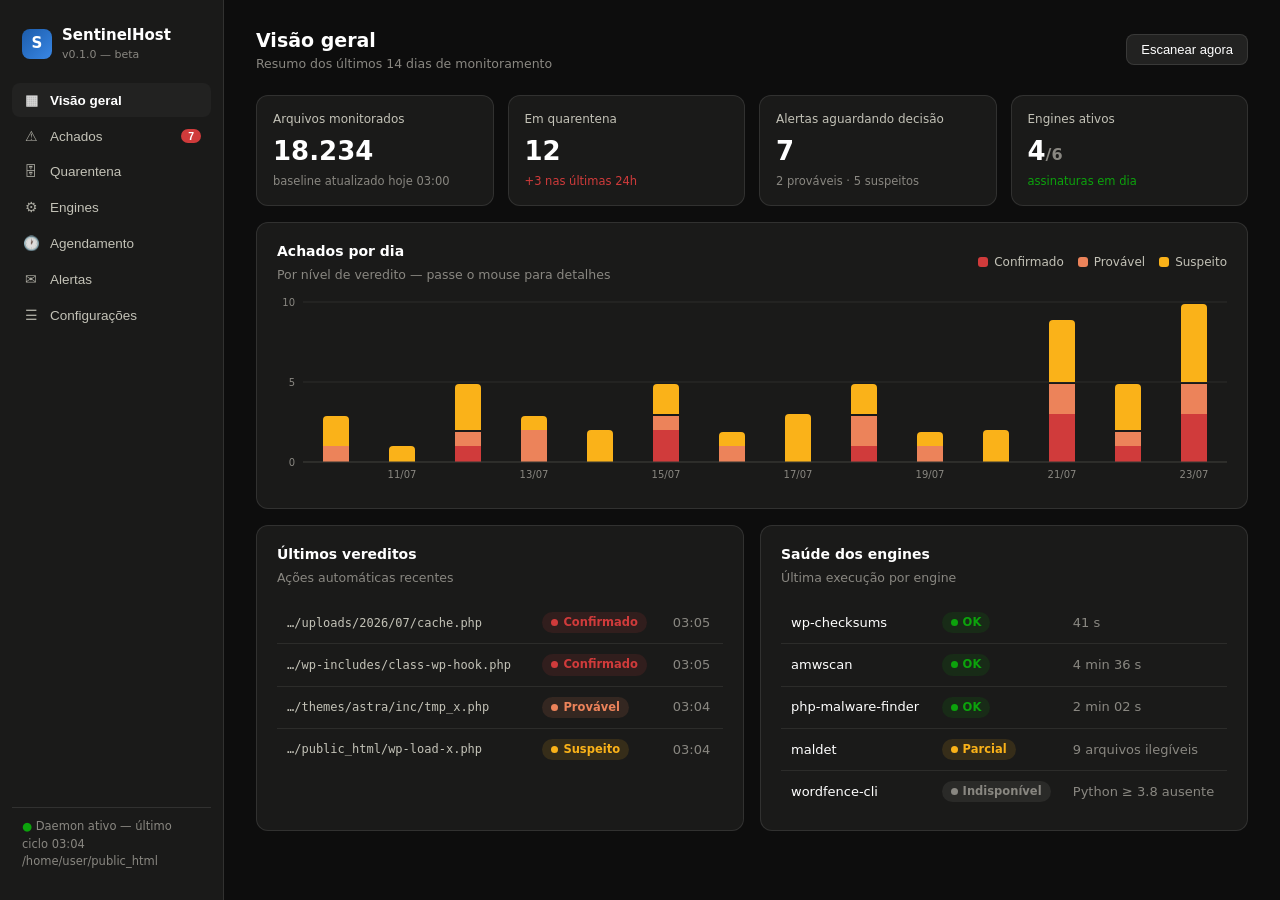
<file: docs/painel-mockup.html>
<!DOCTYPE html>
<html lang="pt-BR" data-theme="dark">
<head>
<meta charset="UTF-8">
<meta name="viewport" content="width=device-width, initial-scale=1.0">
<title>SentinelHost — Painel</title>
<style>
  :root[data-theme="dark"]{
    color-scheme: dark;
    --page:#0d0d0d; --surface:#1a1a19; --surface-2:#222221;
    --ink:#ffffff; --ink-2:#c3c2b7; --muted:#898781;
    --grid:#2c2c2a; --baseline:#383835; --ring:rgba(255,255,255,0.10);
    --accent:#3987e5;
    --st-good:#0ca30c; --st-warn:#fab219; --st-serious:#ec835a; --st-crit:#d03b3b;
  }
  *{box-sizing:border-box;margin:0;padding:0}
  body{font-family:system-ui,-apple-system,"Segoe UI",sans-serif;background:var(--page);color:var(--ink);font-size:14px;line-height:1.5}
  a{color:var(--accent);text-decoration:none}
  .app{display:grid;grid-template-columns:224px 1fr;min-height:100vh}

  /* ---------- sidebar ---------- */
  .side{background:var(--surface);border-right:1px solid var(--ring);padding:20px 12px;display:flex;flex-direction:column;gap:2px}
  .logo{display:flex;align-items:center;gap:10px;padding:4px 10px 18px}
  .logo-mark{width:30px;height:30px;border-radius:8px;background:linear-gradient(135deg,#1c5cab,#3987e5);display:grid;place-items:center;font-weight:700;font-size:15px}
  .logo b{font-size:15px}
  .logo small{display:block;color:var(--muted);font-size:11px;font-weight:400}
  .nav-btn{display:flex;align-items:center;gap:10px;width:100%;text-align:left;background:none;border:0;color:var(--ink-2);padding:9px 10px;border-radius:8px;font-size:13.5px;cursor:pointer}
  .nav-btn:hover{background:var(--surface-2)}
  .nav-btn.active{background:var(--surface-2);color:var(--ink);font-weight:600}
  .nav-btn .ico{width:18px;text-align:center;opacity:.85}
  .nav-btn .pill{margin-left:auto;background:var(--st-crit);color:#fff;font-size:10.5px;font-weight:700;border-radius:99px;padding:1px 7px}
  .side-foot{margin-top:auto;padding:10px;color:var(--muted);font-size:11.5px;border-top:1px solid var(--ring)}
  .side-foot .dot{color:var(--st-good)}

  /* ---------- main ---------- */
  main{padding:26px 32px;max-width:1120px}
  header.page{display:flex;align-items:center;gap:14px;margin-bottom:22px}
  header.page h1{font-size:19px;font-weight:650}
  header.page p{color:var(--muted);font-size:12.5px}
  .spacer{flex:1}
  .btn{background:var(--surface-2);border:1px solid var(--ring);color:var(--ink);padding:7px 14px;border-radius:8px;font-size:13px;cursor:pointer}
  .btn:hover{border-color:var(--muted)}
  .btn.primary{background:var(--accent);border-color:transparent;color:#fff;font-weight:600}
  .btn.danger{color:var(--st-crit)}
  .btn.sm{padding:4px 10px;font-size:12px}
  section.tab{display:none}
  section.tab.active{display:block}
  .card{background:var(--surface);border:1px solid var(--ring);border-radius:12px;padding:18px 20px;margin-bottom:16px}
  .card h2{font-size:14px;font-weight:650;margin-bottom:4px}
  .card .sub{color:var(--muted);font-size:12.5px;margin-bottom:14px}
  .grid-4{display:grid;grid-template-columns:repeat(4,1fr);gap:14px;margin-bottom:16px}
  .grid-2{display:grid;grid-template-columns:1fr 1fr;gap:16px}

  /* stat tiles */
  .tile{background:var(--surface);border:1px solid var(--ring);border-radius:12px;padding:14px 16px}
  .tile .lbl{color:var(--ink-2);font-size:12px;display:flex;align-items:center;gap:6px}
  .tile .val{font-size:26px;font-weight:650;margin-top:4px}
  .tile .delta{font-size:11.5px;color:var(--muted);margin-top:2px}
  .tile .delta.up{color:var(--st-good)}
  .tile .delta.bad{color:var(--st-crit)}

  /* badges */
  .badge{display:inline-flex;align-items:center;gap:5px;font-size:11.5px;font-weight:600;border-radius:99px;padding:2px 9px}
  .badge::before{content:"";width:7px;height:7px;border-radius:99px;background:currentColor}
  .b-crit{color:var(--st-crit);background:rgba(208,59,59,.12)}
  .b-serious{color:var(--st-serious);background:rgba(236,131,90,.12)}
  .b-warn{color:var(--st-warn);background:rgba(250,178,25,.12)}
  .b-good{color:var(--st-good);background:rgba(12,163,12,.12)}
  .b-muted{color:var(--muted);background:rgba(137,135,129,.15)}

  /* tables */
  table{width:100%;border-collapse:collapse;font-size:13px}
  th{color:var(--muted);font-weight:600;text-align:left;font-size:11.5px;text-transform:uppercase;letter-spacing:.04em;padding:8px 10px;border-bottom:1px solid var(--grid)}
  td{padding:10px;border-bottom:1px solid var(--grid);vertical-align:middle}
  tr:last-child td{border-bottom:0}
  tr.row:hover td{background:var(--surface-2)}
  td.path{font-family:ui-monospace,Menlo,Consolas,monospace;font-size:12px;color:var(--ink-2);max-width:340px;overflow:hidden;text-overflow:ellipsis;white-space:nowrap}
  .votes{display:flex;gap:4px;flex-wrap:wrap}
  .vote{font-size:10.5px;font-family:ui-monospace,monospace;background:var(--surface-2);border:1px solid var(--ring);border-radius:5px;padding:1px 6px;color:var(--ink-2)}
  .num{font-variant-numeric:tabular-nums}

  /* forms */
  label.f{display:block;font-size:12.5px;color:var(--ink-2);font-weight:600;margin:12px 0 5px}
  input[type=text],input[type=email],input[type=password],input[type=number],select,textarea{
    width:100%;background:var(--page);border:1px solid var(--ring);border-radius:8px;color:var(--ink);
    padding:8px 10px;font-size:13px;font-family:inherit}
  input:focus,select:focus,textarea:focus{outline:2px solid var(--accent);outline-offset:-1px}
  .row2{display:grid;grid-template-columns:1fr 1fr;gap:12px}
  .row3{display:grid;grid-template-columns:2fr 1fr 1fr;gap:12px}
  .hint{color:var(--muted);font-size:11.5px;margin-top:4px}
  .chks{display:flex;gap:16px;flex-wrap:wrap;margin-top:6px}
  .chks label{display:flex;align-items:center;gap:6px;font-size:13px;color:var(--ink-2);font-weight:400}

  /* toggle */
  .tgl{position:relative;width:36px;height:20px;flex:none}
  .tgl input{opacity:0;width:0;height:0}
  .tgl i{position:absolute;inset:0;background:var(--baseline);border-radius:99px;transition:.15s;cursor:pointer}
  .tgl i::after{content:"";position:absolute;left:2px;top:2px;width:16px;height:16px;border-radius:99px;background:#fff;transition:.15s}
  .tgl input:checked + i{background:var(--st-good)}
  .tgl input:checked + i::after{left:18px}

  /* engine cards */
  .eng{display:flex;gap:14px;align-items:flex-start;border:1px solid var(--ring);border-radius:12px;padding:14px 16px;background:var(--surface);margin-bottom:12px}
  .eng .eico{width:38px;height:38px;border-radius:9px;background:var(--surface-2);display:grid;place-items:center;font-size:17px;flex:none}
  .eng h3{font-size:13.5px}
  .eng .meta{color:var(--muted);font-size:11.5px;margin-top:2px}
  .eng .weight{display:flex;align-items:center;gap:8px;margin-left:auto;flex:none}
  .eng .weight input{width:64px}

  /* chart */
  .viz-root{--surface-1:var(--surface)}
  .chart-head{display:flex;align-items:center;margin-bottom:10px}
  .legend{display:flex;gap:14px;margin-left:auto;font-size:12px;color:var(--ink-2)}
  .legend span{display:flex;align-items:center;gap:6px}
  .legend i{width:10px;height:10px;border-radius:3px;display:inline-block}
  .tooltip{position:fixed;pointer-events:none;background:var(--surface-2);border:1px solid var(--ring);border-radius:8px;padding:8px 10px;font-size:12px;box-shadow:0 4px 14px rgba(0,0,0,.4);display:none;z-index:10;min-width:150px}
  .tooltip b{font-size:12px}
  .tooltip .tr{display:flex;gap:8px;align-items:center;margin-top:3px;color:var(--ink-2)}
  .tooltip .tr i{width:8px;height:8px;border-radius:2px}
  .tooltip .tr .num{margin-left:auto;color:var(--ink)}

  .toast{position:fixed;bottom:22px;right:22px;background:var(--surface-2);border:1px solid var(--ring);border-left:3px solid var(--st-good);border-radius:10px;padding:12px 16px;font-size:13px;display:none;box-shadow:0 6px 20px rgba(0,0,0,.45);z-index:20}
  .mono{font-family:ui-monospace,Menlo,Consolas,monospace;font-size:12px}
  .sep{border:0;border-top:1px solid var(--grid);margin:16px 0}
  .slider-row{display:grid;grid-template-columns:150px 1fr 52px;gap:12px;align-items:center;margin:10px 0}
  .slider-row .sl-lbl{font-size:12.5px;color:var(--ink-2)}
  input[type=range]{accent-color:var(--accent);width:100%}
</style>
</head>
<body>
<div class="app">

  <!-- ============ SIDEBAR ============ -->
  <aside class="side">
    <div class="logo">
      <div class="logo-mark">S</div>
      <div><b>SentinelHost</b><small>v0.1.0 — beta</small></div>
    </div>
    <button class="nav-btn active" data-tab="dash"><span class="ico">▦</span> Visão geral</button>
    <button class="nav-btn" data-tab="findings"><span class="ico">⚠</span> Achados <span class="pill">7</span></button>
    <button class="nav-btn" data-tab="quarantine"><span class="ico">🗄</span> Quarentena</button>
    <button class="nav-btn" data-tab="engines"><span class="ico">⚙</span> Engines</button>
    <button class="nav-btn" data-tab="schedule"><span class="ico">🕐</span> Agendamento</button>
    <button class="nav-btn" data-tab="alerts"><span class="ico">✉</span> Alertas</button>
    <button class="nav-btn" data-tab="settings"><span class="ico">☰</span> Configurações</button>
    <div class="side-foot"><span class="dot">●</span> Daemon ativo — último ciclo 03:04<br>/home/user/public_html</div>
  </aside>

  <main>

  <!-- ============ VISÃO GERAL ============ -->
  <section class="tab active" id="tab-dash">
    <header class="page">
      <div><h1>Visão geral</h1><p>Resumo dos últimos 14 dias de monitoramento</p></div>
      <div class="spacer"></div>
      <button class="btn" onclick="toast('Scan completo agendado para iniciar em instantes.')">Escanear agora</button>
    </header>

    <div class="grid-4">
      <div class="tile"><div class="lbl">Arquivos monitorados</div><div class="val num">18.234</div><div class="delta">baseline atualizado hoje 03:00</div></div>
      <div class="tile"><div class="lbl">Em quarentena</div><div class="val num">12</div><div class="delta bad">+3 nas últimas 24h</div></div>
      <div class="tile"><div class="lbl">Alertas aguardando decisão</div><div class="val num">7</div><div class="delta">2 prováveis · 5 suspeitos</div></div>
      <div class="tile"><div class="lbl">Engines ativos</div><div class="val num">4<span style="color:var(--muted);font-size:16px">/6</span></div><div class="delta up">assinaturas em dia</div></div>
    </div>

    <div class="card viz-root">
      <div class="chart-head">
        <div><h2>Achados por dia</h2><div class="sub" style="margin:0">Por nível de veredito — passe o mouse para detalhes</div></div>
        <div class="legend">
          <span><i style="background:var(--st-crit)"></i> Confirmado</span>
          <span><i style="background:var(--st-serious)"></i> Provável</span>
          <span><i style="background:var(--st-warn)"></i> Suspeito</span>
        </div>
      </div>
      <svg id="chart" width="100%" height="190" role="img" aria-label="Gráfico de barras empilhadas de achados por dia nos últimos 14 dias"></svg>
    </div>

    <div class="grid-2">
      <div class="card">
        <h2>Últimos vereditos</h2><div class="sub">Ações automáticas recentes</div>
        <table>
          <tr class="row"><td class="path">…/uploads/2026/07/cache.php</td><td><span class="badge b-crit">Confirmado</span></td><td class="num" style="color:var(--muted)">03:05</td></tr>
          <tr class="row"><td class="path">…/wp-includes/class-wp-hook.php</td><td><span class="badge b-crit">Confirmado</span></td><td class="num" style="color:var(--muted)">03:05</td></tr>
          <tr class="row"><td class="path">…/themes/astra/inc/tmp_x.php</td><td><span class="badge b-serious">Provável</span></td><td class="num" style="color:var(--muted)">03:04</td></tr>
          <tr class="row"><td class="path">…/public_html/wp-load-x.php</td><td><span class="badge b-warn">Suspeito</span></td><td class="num" style="color:var(--muted)">03:04</td></tr>
        </table>
      </div>
      <div class="card">
        <h2>Saúde dos engines</h2><div class="sub">Última execução por engine</div>
        <table>
          <tr class="row"><td>wp-checksums</td><td><span class="badge b-good">OK</span></td><td class="num" style="color:var(--muted)">41 s</td></tr>
          <tr class="row"><td>amwscan</td><td><span class="badge b-good">OK</span></td><td class="num" style="color:var(--muted)">4 min 36 s</td></tr>
          <tr class="row"><td>php-malware-finder</td><td><span class="badge b-good">OK</span></td><td class="num" style="color:var(--muted)">2 min 02 s</td></tr>
          <tr class="row"><td>maldet</td><td><span class="badge b-warn">Parcial</span></td><td class="num" style="color:var(--muted)">9 arquivos ilegíveis</td></tr>
          <tr class="row"><td>wordfence-cli</td><td><span class="badge b-muted">Indisponível</span></td><td class="num" style="color:var(--muted)">Python ≥ 3.8 ausente</td></tr>
        </table>
      </div>
    </div>
  </section>

  <!-- ============ ACHADOS ============ -->
  <section class="tab" id="tab-findings">
    <header class="page">
      <div><h1>Achados</h1><p>Arquivos apontados pelos engines aguardando sua decisão ou já tratados</p></div>
      <div class="spacer"></div>
      <select style="width:170px"><option>Todos os níveis</option><option>Confirmado</option><option>Provável</option><option>Suspeito</option></select>
    </header>
    <div class="card">
      <table>
        <thead><tr><th>Arquivo</th><th>Veredito</th><th>Score</th><th>Votos dos engines</th><th>Ações</th></tr></thead>
        <tr class="row">
          <td class="path" title="/home/user/public_html/wp-content/uploads/2026/07/cache.php">…/uploads/2026/07/cache.php</td>
          <td><span class="badge b-crit">Confirmado</span></td><td class="num">0,93</td>
          <td><div class="votes"><span class="vote">maldet</span><span class="vote">pmf</span><span class="vote">wp-checksums</span></div></td>
          <td><span class="badge b-muted">Em quarentena</span></td>
        </tr>
        <tr class="row">
          <td class="path">…/themes/astra/inc/tmp_x.php</td>
          <td><span class="badge b-serious">Provável</span></td><td class="num">0,74</td>
          <td><div class="votes"><span class="vote">pmf</span><span class="vote">amwscan</span></div></td>
          <td><button class="btn sm" onclick="toast('Arquivo movido para a quarentena.')">Quarentenar</button>
              <button class="btn sm" onclick="toast('Arquivo adicionado à whitelist.')">Ignorar</button></td>
        </tr>
        <tr class="row">
          <td class="path">…/public_html/wp-load-x.php</td>
          <td><span class="badge b-serious">Provável</span></td><td class="num">0,68</td>
          <td><div class="votes"><span class="vote">amwscan</span><span class="vote">maldet</span></div></td>
          <td><button class="btn sm" onclick="toast('Arquivo movido para a quarentena.')">Quarentenar</button>
              <button class="btn sm" onclick="toast('Arquivo adicionado à whitelist.')">Ignorar</button></td>
        </tr>
        <tr class="row">
          <td class="path">…/uploads/gravity_forms/export.php</td>
          <td><span class="badge b-warn">Suspeito</span></td><td class="num">0,41</td>
          <td><div class="votes"><span class="vote">amwscan</span></div></td>
          <td><button class="btn sm" onclick="toast('Arquivo movido para a quarentena.')">Quarentenar</button>
              <button class="btn sm" onclick="toast('Arquivo adicionado à whitelist.')">Ignorar</button></td>
        </tr>
        <tr class="row">
          <td class="path">…/cgi-bin/.well-known/x.php</td>
          <td><span class="badge b-warn">Suspeito</span></td><td class="num">0,38</td>
          <td><div class="votes"><span class="vote">pmf</span></div></td>
          <td><button class="btn sm" onclick="toast('Arquivo movido para a quarentena.')">Quarentenar</button>
              <button class="btn sm" onclick="toast('Arquivo adicionado à whitelist.')">Ignorar</button></td>
        </tr>
      </table>
      <p class="hint" style="margin-top:10px">Clique numa linha para ver o trecho de código detectado, hashes e histórico do arquivo. Votos: <span class="mono">pmf</span> = php-malware-finder.</p>
    </div>
  </section>

  <!-- ============ QUARENTENA ============ -->
  <section class="tab" id="tab-quarantine">
    <header class="page">
      <div><h1>Quarentena</h1><p>Arquivos neutralizados (movidos e bloqueados) — restauráveis a qualquer momento</p></div>
      <div class="spacer"></div>
      <button class="btn danger" onclick="toast('Itens com mais de 30 dias purgados.')">Purgar antigos</button>
    </header>
    <div class="card">
      <table>
        <thead><tr><th>Arquivo original</th><th>Quarentenado em</th><th>Motivo</th><th>SHA-256</th><th>Ações</th></tr></thead>
        <tr class="row"><td class="path">…/uploads/2026/07/cache.php</td><td class="num">23/07 03:05</td><td><span class="badge b-crit">Webshell</span></td><td class="mono">e3b0c4…b855</td>
          <td><button class="btn sm" onclick="toast('Arquivo restaurado ao local original.')">Restaurar</button> <button class="btn sm danger" onclick="toast('Arquivo apagado definitivamente.')">Apagar</button></td></tr>
        <tr class="row"><td class="path">…/wp-includes/class-wp-hook.php</td><td class="num">23/07 03:05</td><td><span class="badge b-crit">Core adulterado</span></td><td class="mono">a1f39c…07d2</td>
          <td><button class="btn sm" onclick="toast('Arquivo restaurado ao local original.')">Restaurar</button> <button class="btn sm danger" onclick="toast('Arquivo apagado definitivamente.')">Apagar</button></td></tr>
        <tr class="row"><td class="path">…/uploads/sm3rt.php</td><td class="num">21/07 14:12</td><td><span class="badge b-crit">Injeção de spam</span></td><td class="mono">77bd01…9cc4</td>
          <td><button class="btn sm" onclick="toast('Arquivo restaurado ao local original.')">Restaurar</button> <button class="btn sm danger" onclick="toast('Arquivo apagado definitivamente.')">Apagar</button></td></tr>
      </table>
      <p class="hint" style="margin-top:10px">Ao quarentenar um arquivo do core do WordPress, o SentinelHost oferece restaurar a versão oficial limpa baixada do WordPress.org.</p>
    </div>
  </section>

  <!-- ============ ENGINES ============ -->
  <section class="tab" id="tab-engines">
    <header class="page">
      <div><h1>Engines</h1><p>Motores de detecção open source orquestrados pelo SentinelHost</p></div>
      <div class="spacer"></div>
      <button class="btn" onclick="toast('Assinaturas de todos os engines atualizadas.')">Atualizar assinaturas</button>
    </header>

    <div class="eng"><div class="eico">🧬</div>
      <div><h3>wp-checksums <span class="badge b-good" style="margin-left:6px">Ativo</span></h3>
        <div class="meta">Integridade via checksums oficiais do WordPress.org · nativo · peso máximo no consenso</div></div>
      <div class="weight"><span class="hint">Peso</span><input type="number" value="1.5" step="0.1" min="0" max="2"><label class="tgl"><input type="checkbox" checked><i></i></label></div>
    </div>
    <div class="eng"><div class="eico">🔎</div>
      <div><h3>php-malware-finder <span class="badge b-good" style="margin-left:6px">Ativo</span></h3>
        <div class="meta">Regras YARA (NBS System) · v0.9.2 · assinaturas de 20/07/2026 · GPL — executado via CLI</div></div>
      <div class="weight"><span class="hint">Peso</span><input type="number" value="0.8" step="0.1" min="0" max="2"><label class="tgl"><input type="checkbox" checked><i></i></label></div>
    </div>
    <div class="eng"><div class="eico">🐘</div>
      <div><h3>AMWScan <span class="badge b-good" style="margin-left:6px">Ativo</span></h3>
        <div class="meta">Scanner PHP puro · v0.10.4 · roda em qualquer hospedagem com PHP CLI ≥ 7.1</div></div>
      <div class="weight"><span class="hint">Peso</span><input type="number" value="0.8" step="0.1" min="0" max="2"><label class="tgl"><input type="checkbox" checked><i></i></label></div>
    </div>
    <div class="eng"><div class="eico">🛡</div>
      <div><h3>maldet (Linux Malware Detect) <span class="badge b-warn" style="margin-left:6px">Parcial</span></h3>
        <div class="meta">Assinaturas hex/MD5 maduras · v1.6.5 · rodando sem root — monitor inotify indisponível</div></div>
      <div class="weight"><span class="hint">Peso</span><input type="number" value="1.0" step="0.1" min="0" max="2"><label class="tgl"><input type="checkbox" checked><i></i></label></div>
    </div>
    <div class="eng"><div class="eico">🐍</div>
      <div><h3>Wordfence CLI <span class="badge b-muted" style="margin-left:6px">Indisponível</span></h3>
        <div class="meta">Requer Python ≥ 3.8 (encontrado 3.6) · forte em WordPress · <a href="#">como habilitar</a></div></div>
      <div class="weight"><span class="hint">Peso</span><input type="number" value="1.0" step="0.1" min="0" max="2" disabled><label class="tgl"><input type="checkbox" disabled><i></i></label></div>
    </div>
    <div class="eng"><div class="eico">🦠</div>
      <div><h3>ClamAV <span class="badge b-muted" style="margin-left:6px">Indisponível</span></h3>
        <div class="meta">Binário clamscan não encontrado no ambiente · oportunista quando presente</div></div>
      <div class="weight"><span class="hint">Peso</span><input type="number" value="0.6" step="0.1" min="0" max="2" disabled><label class="tgl"><input type="checkbox" disabled><i></i></label></div>
    </div>
  </section>

  <!-- ============ AGENDAMENTO ============ -->
  <section class="tab" id="tab-schedule">
    <header class="page">
      <div><h1>Agendamento e recursos</h1><p>Quando escanear e quanto do servidor usar — pensado para hospedagem compartilhada</p></div>
      <div class="spacer"></div>
      <button class="btn primary" onclick="toast('Agendamento salvo.')">Salvar</button>
    </header>
    <div class="grid-2">
      <div class="card">
        <h2>Ciclos de scan</h2><div class="sub">Scans incrementais leem só o que mudou desde o último ciclo</div>
        <label class="f">Scan incremental (arquivos modificados)</label>
        <select><option>A cada 30 minutos</option><option selected>A cada 1 hora</option><option>A cada 6 horas</option></select>
        <label class="f">Scan completo (todos os arquivos)</label>
        <select><option>Diariamente às 03:00</option><option selected>Semanalmente — domingo 03:00</option><option>Quinzenalmente</option></select>
        <label class="f">Modo de execução</label>
        <select><option selected>Daemon (monitoramento contínuo + inotify quando disponível)</option><option>Somente cron (hospedagens que matam processos longos)</option></select>
        <p class="hint">No modo cron, o SentinelHost gera a linha pronta para colar no cron do cPanel.</p>
      </div>
      <div class="card">
        <h2>Limites de recursos</h2><div class="sub">Evita suspensão da conta por abuso de CPU na hospedagem</div>
        <label class="f">Prioridade de CPU (nice)</label>
        <select><option selected>Mínima (nice 19 — recomendado)</option><option>Baixa (nice 10)</option><option>Normal</option></select>
        <label class="f">Pausa entre lotes de arquivos</label>
        <select><option>Nenhuma</option><option selected>250 ms a cada 100 arquivos</option><option>1 s a cada 100 arquivos</option></select>
        <div class="row2">
          <div><label class="f">Tamanho máx. por arquivo</label><input type="number" value="10"><p class="hint">MB — acima disso, só verificação de hash</p></div>
          <div><label class="f">Tempo máx. por engine</label><input type="number" value="20"><p class="hint">minutos — depois vira “parcial”</p></div>
        </div>
        <label class="f">Diretórios ignorados</label>
        <textarea rows="3" class="mono">wp-content/cache/
wp-content/backups/
.git/</textarea>
      </div>
    </div>
  </section>

  <!-- ============ ALERTAS ============ -->
  <section class="tab" id="tab-alerts">
    <header class="page">
      <div><h1>Alertas</h1><p>Como e quando o SentinelHost avisa você</p></div>
      <div class="spacer"></div>
      <button class="btn primary" onclick="toast('Configurações de alerta salvas.')">Salvar</button>
    </header>

    <div class="card">
      <div style="display:flex;align-items:center;gap:10px"><h2 style="margin:0">Alertas por e-mail</h2><label class="tgl"><input type="checkbox" checked><i></i></label></div>
      <div class="sub" style="margin-top:4px">Enviados pelo SMTP da própria hospedagem ou por um servidor externo</div>
      <div class="row2">
        <div>
          <label class="f">Destinatários</label>
          <input type="text" value="thiagolugarini@hotmail.com" placeholder="separados por vírgula">
          <label class="f">Enviar alerta imediato para</label>
          <div class="chks">
            <label><input type="checkbox" checked> Confirmado (quarentena automática)</label>
            <label><input type="checkbox" checked> Provável</label>
            <label><input type="checkbox"> Suspeito</label>
            <label><input type="checkbox" checked> Falha de engine</label>
          </div>
          <label class="f">Resumo periódico (digest)</label>
          <select><option>Desativado</option><option selected>Diário às 08:00</option><option>Semanal — segunda 08:00</option></select>
          <p class="hint">O digest consolida achados suspeitos e estatísticas mesmo sem incidentes críticos.</p>
        </div>
        <div>
          <label class="f">Servidor SMTP</label>
          <div class="row3">
            <input type="text" value="smtp.hostgator.com.br" placeholder="host">
            <input type="number" value="587" placeholder="porta">
            <select><option selected>STARTTLS</option><option>SSL/TLS</option><option>Nenhum</option></select>
          </div>
          <div class="row2">
            <div><label class="f">Usuário</label><input type="text" value="alertas@meusite.com.br"></div>
            <div><label class="f">Senha</label><input type="password" value="••••••••••"></div>
          </div>
          <label class="f">Remetente (From)</label>
          <input type="email" value="SentinelHost <alertas@meusite.com.br>">
          <div style="margin-top:12px"><button class="btn sm" onclick="toast('E-mail de teste enviado para thiagolugarini@hotmail.com.')">Enviar e-mail de teste</button></div>
        </div>
      </div>
    </div>

    <div class="card">
      <div style="display:flex;align-items:center;gap:10px"><h2 style="margin:0">Webhooks</h2><label class="tgl"><input type="checkbox" checked><i></i></label></div>
      <div class="sub" style="margin-top:4px">POST JSON assinado (HMAC-SHA256) a cada evento — integre com Slack, Discord, n8n, sistemas próprios</div>
      <table>
        <thead><tr><th>URL</th><th>Eventos</th><th>Último envio</th><th></th></tr></thead>
        <tr class="row"><td class="mono" style="max-width:300px;overflow:hidden;text-overflow:ellipsis">https://hooks.slack.com/services/T0…/B0…</td>
          <td><div class="votes"><span class="vote">verdict.confirmed</span><span class="vote">verdict.likely</span></div></td>
          <td><span class="badge b-good">200 · 03:05</span></td>
          <td><button class="btn sm" onclick="toast('Evento de teste enviado — resposta 200 OK.')">Testar</button> <button class="btn sm danger">Remover</button></td></tr>
        <tr class="row"><td class="mono" style="max-width:300px;overflow:hidden;text-overflow:ellipsis">https://n8n.meusite.com.br/webhook/sentinel</td>
          <td><div class="votes"><span class="vote">*</span></div></td>
          <td><span class="badge b-warn">timeout · 02:00 · retry 2/5</span></td>
          <td><button class="btn sm" onclick="toast('Evento de teste enviado — aguardando resposta…')">Testar</button> <button class="btn sm danger">Remover</button></td></tr>
      </table>
      <hr class="sep">
      <div class="row3">
        <div><label class="f" style="margin-top:0">Nova URL</label><input type="text" placeholder="https://…"></div>
        <div><label class="f" style="margin-top:0">Eventos</label>
          <select multiple size="3"><option selected>verdict.confirmed</option><option>verdict.likely</option><option>verdict.suspicious</option><option>quarantine.action</option><option>scan.completed</option><option>engine.failed</option></select></div>
        <div><label class="f" style="margin-top:0">Segredo HMAC</label><input type="text" placeholder="gerado automaticamente"><div style="margin-top:8px"><button class="btn sm" onclick="toast('Webhook adicionado.')">Adicionar</button></div></div>
      </div>
      <p class="hint" style="margin-top:10px">Cabeçalho <span class="mono">X-Sentinel-Signature</span> em cada entrega. Retentativas com backoff exponencial (5 tentativas).</p>
    </div>

    <div class="card">
      <div style="display:flex;align-items:center;gap:10px"><h2 style="margin:0">Telegram</h2><label class="tgl"><input type="checkbox"><i></i></label></div>
      <div class="sub" style="margin-top:4px">Alertas instantâneos via bot — opcional</div>
      <div class="row2">
        <div><label class="f" style="margin-top:0">Token do bot</label><input type="text" placeholder="123456:ABC-…"></div>
        <div><label class="f" style="margin-top:0">Chat ID</label><input type="text" placeholder="-100123456789"></div>
      </div>
    </div>
  </section>

  <!-- ============ CONFIGURAÇÕES ============ -->
  <section class="tab" id="tab-settings">
    <header class="page">
      <div><h1>Configurações</h1><p>Vereditos, quarentena e whitelist</p></div>
      <div class="spacer"></div>
      <button class="btn primary" onclick="toast('Configurações salvas.')">Salvar</button>
    </header>
    <div class="grid-2">
      <div class="card">
        <h2>Motor de veredito</h2><div class="sub">Limiares de score do consenso entre engines</div>
        <div class="slider-row"><span class="sl-lbl">Confirmado ≥</span><input type="range" min="50" max="100" value="90" oninput="this.nextElementSibling.textContent=(this.value/100).toFixed(2)"><b class="num">0.90</b></div>
        <div class="slider-row"><span class="sl-lbl">Provável ≥</span><input type="range" min="30" max="90" value="60" oninput="this.nextElementSibling.textContent=(this.value/100).toFixed(2)"><b class="num">0.60</b></div>
        <div class="slider-row"><span class="sl-lbl">Suspeito ≥</span><input type="range" min="10" max="60" value="30" oninput="this.nextElementSibling.textContent=(this.value/100).toFixed(2)"><b class="num">0.30</b></div>
        <label class="f">Ação para “Confirmado”</label>
        <select><option selected>Quarentena automática + alerta</option><option>Somente alertar (modo observação)</option></select>
        <p class="hint">Nos primeiros 7 dias, recomendamos o modo observação para calibrar falsos positivos no seu site.</p>
      </div>
      <div class="card">
        <h2>Quarentena e whitelist</h2><div class="sub">Segurança e reversibilidade</div>
        <label class="f">Retenção na quarentena antes da purga</label>
        <select><option>7 dias</option><option selected>30 dias</option><option>90 dias</option><option>Nunca purgar automaticamente</option></select>
        <label class="f">Whitelist (nunca quarentenar)</label>
        <textarea rows="4" class="mono">wp-content/plugins/meu-plugin-proprio/
wp-config.php</textarea>
        <p class="hint">Arquivos idênticos aos checksums oficiais do WordPress.org nunca são quarentenados, independentemente dos votos.</p>
        <hr class="sep">
        <label class="f" style="margin-top:0">Acesso ao painel</label>
        <div class="chks">
          <label><input type="checkbox" checked> Exigir senha</label>
          <label><input type="checkbox" checked> Somente localhost / túnel SSH</label>
        </div>
      </div>
    </div>
  </section>

  </main>
</div>

<div class="tooltip" id="tip"></div>
<div class="toast" id="toast"></div>

<script>
// ---------- navegação ----------
document.querySelectorAll('.nav-btn').forEach(b=>{
  b.addEventListener('click',()=>{
    document.querySelectorAll('.nav-btn').forEach(x=>x.classList.remove('active'));
    document.querySelectorAll('.tab').forEach(x=>x.classList.remove('active'));
    b.classList.add('active');
    document.getElementById('tab-'+b.dataset.tab).classList.add('active');
  });
});

// ---------- toast ----------
let toastT;
function toast(msg){
  const t=document.getElementById('toast');
  t.textContent=msg; t.style.display='block';
  clearTimeout(toastT); toastT=setTimeout(()=>t.style.display='none',3200);
}

// ---------- gráfico: barras empilhadas (14 dias, 3 níveis) ----------
const days=['10/07','11/07','12/07','13/07','14/07','15/07','16/07','17/07','18/07','19/07','20/07','21/07','22/07','23/07'];
const data={ confirmado:[0,0,1,0,0,2,0,0,1,0,0,3,1,3],
             provavel:  [1,0,1,2,0,1,1,0,2,1,0,2,1,2],
             suspeito:  [2,1,3,1,2,2,1,3,2,1,2,4,3,5] };
const cs=getComputedStyle(document.documentElement);
const series=[
  {k:'confirmado',lbl:'Confirmado',c:cs.getPropertyValue('--st-crit').trim()},
  {k:'provavel',  lbl:'Provável',  c:cs.getPropertyValue('--st-serious').trim()},
  {k:'suspeito',  lbl:'Suspeito',  c:cs.getPropertyValue('--st-warn').trim()}
];
function drawChart(){
  const svg=document.getElementById('chart');
  const W=svg.clientWidth||900, H=190, padL=26, padB=22, padT=8;
  svg.setAttribute('viewBox',`0 0 ${W} ${H}`);
  const maxTot=Math.max(...days.map((_,i)=>series.reduce((s,x)=>s+data[x.k][i],0)));
  const yMax=Math.ceil(maxTot/2)*2||2;
  const plotH=H-padB-padT, plotW=W-padL;
  const slot=plotW/days.length, barW=Math.min(26,slot*0.55);
  let g='';
  // gridlines + eixo y
  for(let v=0;v<=yMax;v+=yMax/2){
    const y=padT+plotH-(v/yMax)*plotH;
    g+=`<line x1="${padL}" y1="${y}" x2="${W}" y2="${y}" stroke="${cs.getPropertyValue('--grid').trim()}" stroke-width="1"/>`;
    g+=`<text x="${padL-8}" y="${y+4}" text-anchor="end" font-size="10" fill="${cs.getPropertyValue('--muted').trim()}">${v}</text>`;
  }
  // barras
  days.forEach((d,i)=>{
    const x=padL+i*slot+(slot-barW)/2;
    let y=padT+plotH, segs='', drawn=0;
    series.forEach((s,si)=>{
      const v=data[s.k][i]; if(!v) return;
      const segH=(v/yMax)*plotH;
      y-=segH;
      const gap=drawn>0?2:0;                                  // 2px de vão entre segmentos empilhados
      const isTop=series.slice(si+1).every(s2=>!data[s2.k][i]);
      const r=isTop?Math.min(4,segH-gap):0;                   // topo arredondado só no fim da pilha
      const bot=y+segH;
      segs+=`<path d="M${x} ${bot} L${x} ${y+gap+r} Q${x} ${y+gap} ${x+r} ${y+gap} L${x+barW-r} ${y+gap} Q${x+barW} ${y+gap} ${x+barW} ${y+gap+r} L${x+barW} ${bot} Z" fill="${s.c}"/>`;
      drawn++;
    });
    g+=`<g class="bar" data-i="${i}">${segs}<rect x="${padL+i*slot}" y="${padT}" width="${slot}" height="${plotH}" fill="transparent"/></g>`;
    if(i%2===1||days.length<=8) g+=`<text x="${x+barW/2}" y="${H-6}" text-anchor="middle" font-size="10" fill="${cs.getPropertyValue('--muted').trim()}">${d}</text>`;
  });
  // linha de base
  g+=`<line x1="${padL}" y1="${padT+plotH}" x2="${W}" y2="${padT+plotH}" stroke="${cs.getPropertyValue('--baseline').trim()}" stroke-width="1"/>`;
  svg.innerHTML=g;
  // tooltip por barra
  const tip=document.getElementById('tip');
  svg.querySelectorAll('g.bar').forEach(bar=>{
    bar.addEventListener('mousemove',e=>{
      const i=+bar.dataset.i;
      tip.innerHTML=`<b>${days[i]}</b>`+series.map(s=>
        `<div class="tr"><i style="background:${s.c}"></i>${s.lbl}<span class="num">${data[s.k][i]}</span></div>`).join('');
      tip.style.display='block';
      tip.style.left=Math.min(e.clientX+14,innerWidth-180)+'px';
      tip.style.top=(e.clientY+14)+'px';
    });
    bar.addEventListener('mouseleave',()=>tip.style.display='none');
  });
}
drawChart();
addEventListener('resize',drawChart);
</script>
</body>
</html>
</file>
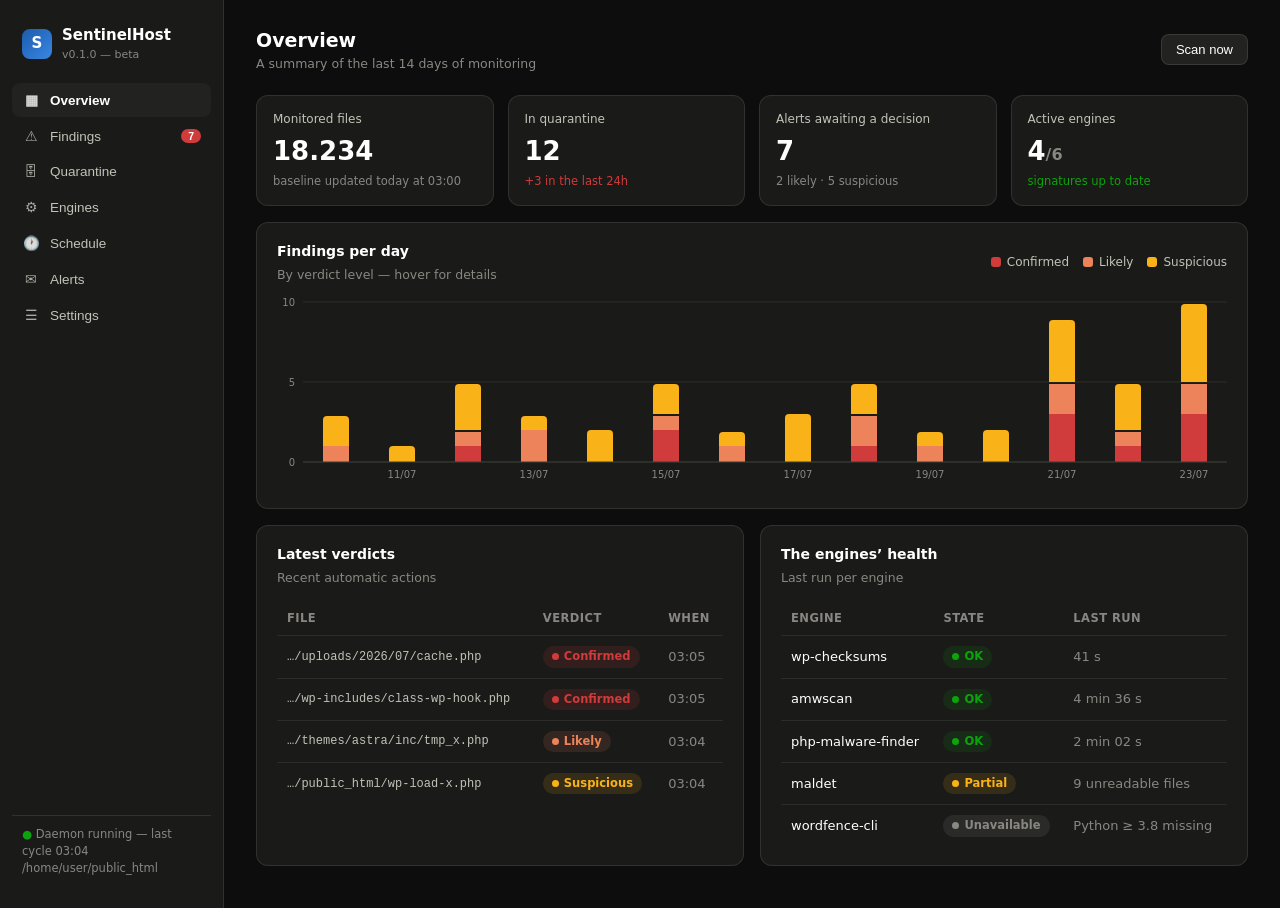
<file: docs/panel-mockup.html>
<!DOCTYPE html>
<html lang="en" data-theme="dark">
<head>
<meta charset="UTF-8">
<meta name="viewport" content="width=device-width, initial-scale=1.0">
<title>SentinelHost — Panel</title>
<style>
  :root[data-theme="dark"]{
    color-scheme: dark;
    --page:#0d0d0d; --surface:#1a1a19; --surface-2:#222221;
    --ink:#ffffff; --ink-2:#c3c2b7; --muted:#898781;
    --grid:#2c2c2a; --baseline:#383835; --ring:rgba(255,255,255,0.10);
    --accent:#3987e5;
    --st-good:#0ca30c; --st-warn:#fab219; --st-serious:#ec835a; --st-crit:#d03b3b;
  }
  *{box-sizing:border-box;margin:0;padding:0}
  body{font-family:system-ui,-apple-system,"Segoe UI",sans-serif;background:var(--page);color:var(--ink);font-size:14px;line-height:1.5}
  a{color:var(--accent);text-decoration:none}
  .app{display:grid;grid-template-columns:224px 1fr;min-height:100vh}

  /* ---------- sidebar ---------- */
  .side{background:var(--surface);border-right:1px solid var(--ring);padding:20px 12px;display:flex;flex-direction:column;gap:2px}
  .logo{display:flex;align-items:center;gap:10px;padding:4px 10px 18px}
  .logo-mark{width:30px;height:30px;border-radius:8px;background:linear-gradient(135deg,#1c5cab,#3987e5);display:grid;place-items:center;font-weight:700;font-size:15px}
  .logo b{font-size:15px}
  .logo small{display:block;color:var(--muted);font-size:11px;font-weight:400}
  .nav-btn{display:flex;align-items:center;gap:10px;width:100%;text-align:left;background:none;border:0;color:var(--ink-2);padding:9px 10px;border-radius:8px;font-size:13.5px;cursor:pointer}
  .nav-btn:hover{background:var(--surface-2)}
  .nav-btn.active{background:var(--surface-2);color:var(--ink);font-weight:600}
  .nav-btn .ico{width:18px;text-align:center;opacity:.85}
  .nav-btn .pill{margin-left:auto;background:var(--st-crit);color:#fff;font-size:10.5px;font-weight:700;border-radius:99px;padding:1px 7px}
  .side-foot{margin-top:auto;padding:10px;color:var(--muted);font-size:11.5px;border-top:1px solid var(--ring)}
  .side-foot .dot{color:var(--st-good)}

  /* ---------- main ---------- */
  main{padding:26px 32px;max-width:1120px}
  header.page{display:flex;align-items:center;gap:14px;margin-bottom:22px}
  header.page h1{font-size:19px;font-weight:650}
  header.page p{color:var(--muted);font-size:12.5px}
  .spacer{flex:1}
  .btn{background:var(--surface-2);border:1px solid var(--ring);color:var(--ink);padding:7px 14px;border-radius:8px;font-size:13px;cursor:pointer}
  .btn:hover{border-color:var(--muted)}
  .btn.primary{background:var(--accent);border-color:transparent;color:#fff;font-weight:600}
  .btn.danger{color:var(--st-crit)}
  .btn.sm{padding:4px 10px;font-size:12px}
  section.tab{display:none}
  section.tab.active{display:block}
  .card{background:var(--surface);border:1px solid var(--ring);border-radius:12px;padding:18px 20px;margin-bottom:16px}
  .card h2{font-size:14px;font-weight:650;margin-bottom:4px}
  .card .sub{color:var(--muted);font-size:12.5px;margin-bottom:14px}
  .grid-4{display:grid;grid-template-columns:repeat(4,1fr);gap:14px;margin-bottom:16px}
  .grid-2{display:grid;grid-template-columns:1fr 1fr;gap:16px}

  /* stat tiles */
  .tile{background:var(--surface);border:1px solid var(--ring);border-radius:12px;padding:14px 16px}
  .tile .lbl{color:var(--ink-2);font-size:12px;display:flex;align-items:center;gap:6px}
  .tile .val{font-size:26px;font-weight:650;margin-top:4px}
  .tile .delta{font-size:11.5px;color:var(--muted);margin-top:2px}
  .tile .delta.up{color:var(--st-good)}
  .tile .delta.bad{color:var(--st-crit)}

  /* badges */
  .badge{display:inline-flex;align-items:center;gap:5px;font-size:11.5px;font-weight:600;border-radius:99px;padding:2px 9px}
  .badge::before{content:"";width:7px;height:7px;border-radius:99px;background:currentColor}
  .b-crit{color:var(--st-crit);background:rgba(208,59,59,.12)}
  .b-serious{color:var(--st-serious);background:rgba(236,131,90,.12)}
  .b-warn{color:var(--st-warn);background:rgba(250,178,25,.12)}
  .b-good{color:var(--st-good);background:rgba(12,163,12,.12)}
  .b-muted{color:var(--muted);background:rgba(137,135,129,.15)}

  /* tables */
  table{width:100%;border-collapse:collapse;font-size:13px}
  th{color:var(--muted);font-weight:600;text-align:left;font-size:11.5px;text-transform:uppercase;letter-spacing:.04em;padding:8px 10px;border-bottom:1px solid var(--grid)}
  td{padding:10px;border-bottom:1px solid var(--grid);vertical-align:middle}
  tr:last-child td{border-bottom:0}
  tr.row:hover td{background:var(--surface-2)}
  td.path{font-family:ui-monospace,Menlo,Consolas,monospace;font-size:12px;color:var(--ink-2);max-width:340px;overflow:hidden;text-overflow:ellipsis;white-space:nowrap}
  .votes{display:flex;gap:4px;flex-wrap:wrap}
  .vote{font-size:10.5px;font-family:ui-monospace,monospace;background:var(--surface-2);border:1px solid var(--ring);border-radius:5px;padding:1px 6px;color:var(--ink-2)}
  .num{font-variant-numeric:tabular-nums}

  /* forms */
  label.f{display:block;font-size:12.5px;color:var(--ink-2);font-weight:600;margin:12px 0 5px}
  input[type=text],input[type=email],input[type=password],input[type=number],select,textarea{
    width:100%;background:var(--page);border:1px solid var(--ring);border-radius:8px;color:var(--ink);
    padding:8px 10px;font-size:13px;font-family:inherit}
  input:focus,select:focus,textarea:focus{outline:2px solid var(--accent);outline-offset:-1px}
  .row2{display:grid;grid-template-columns:1fr 1fr;gap:12px}
  .row3{display:grid;grid-template-columns:2fr 1fr 1fr;gap:12px}
  .hint{color:var(--muted);font-size:11.5px;margin-top:4px}
  .chks{display:flex;gap:16px;flex-wrap:wrap;margin-top:6px}
  .chks label{display:flex;align-items:center;gap:6px;font-size:13px;color:var(--ink-2);font-weight:400}

  /* toggle */
  .tgl{position:relative;width:36px;height:20px;flex:none}
  .tgl input{opacity:0;width:0;height:0}
  .tgl i{position:absolute;inset:0;background:var(--baseline);border-radius:99px;transition:.15s;cursor:pointer}
  .tgl i::after{content:"";position:absolute;left:2px;top:2px;width:16px;height:16px;border-radius:99px;background:#fff;transition:.15s}
  .tgl input:checked + i{background:var(--st-good)}
  .tgl input:checked + i::after{left:18px}

  /* engine cards */
  .eng{display:flex;gap:14px;align-items:flex-start;border:1px solid var(--ring);border-radius:12px;padding:14px 16px;background:var(--surface);margin-bottom:12px}
  .eng .eico{width:38px;height:38px;border-radius:9px;background:var(--surface-2);display:grid;place-items:center;font-size:17px;flex:none}
  .eng h3{font-size:13.5px}
  .eng .meta{color:var(--muted);font-size:11.5px;margin-top:2px}
  .eng .weight{display:flex;align-items:center;gap:8px;margin-left:auto;flex:none}
  .eng .weight input{width:64px}

  /* chart */
  .viz-root{--surface-1:var(--surface)}
  .chart-head{display:flex;align-items:center;margin-bottom:10px}
  .legend{display:flex;gap:14px;margin-left:auto;font-size:12px;color:var(--ink-2)}
  .legend span{display:flex;align-items:center;gap:6px}
  .legend i{width:10px;height:10px;border-radius:3px;display:inline-block}
  .tooltip{position:fixed;pointer-events:none;background:var(--surface-2);border:1px solid var(--ring);border-radius:8px;padding:8px 10px;font-size:12px;box-shadow:0 4px 14px rgba(0,0,0,.4);display:none;z-index:10;min-width:150px}
  .tooltip b{font-size:12px}
  .tooltip .tr{display:flex;gap:8px;align-items:center;margin-top:3px;color:var(--ink-2)}
  .tooltip .tr i{width:8px;height:8px;border-radius:2px}
  .tooltip .tr .num{margin-left:auto;color:var(--ink)}

  .toast{position:fixed;bottom:22px;right:22px;background:var(--surface-2);border:1px solid var(--ring);border-left:3px solid var(--st-good);border-radius:10px;padding:12px 16px;font-size:13px;display:none;box-shadow:0 6px 20px rgba(0,0,0,.45);z-index:20}
  .mono{font-family:ui-monospace,Menlo,Consolas,monospace;font-size:12px}
  .sep{border:0;border-top:1px solid var(--grid);margin:16px 0}
  .slider-row{display:grid;grid-template-columns:150px 1fr 52px;gap:12px;align-items:center;margin:10px 0}
  .slider-row .sl-lbl{font-size:12.5px;color:var(--ink-2)}
  input[type=range]{accent-color:var(--accent);width:100%}
</style>
</head>
<body>
<div class="app">

  <!-- ============ SIDEBAR ============ -->
  <aside class="side">
    <div class="logo">
      <div class="logo-mark">S</div>
      <div><b>SentinelHost</b><small>v0.1.0 — beta</small></div>
    </div>
    <button class="nav-btn active" data-tab="dash"><span class="ico">▦</span> Overview</button>
    <button class="nav-btn" data-tab="findings"><span class="ico">⚠</span> Findings <span class="pill">7</span></button>
    <button class="nav-btn" data-tab="quarantine"><span class="ico">🗄</span> Quarantine</button>
    <button class="nav-btn" data-tab="engines"><span class="ico">⚙</span> Engines</button>
    <button class="nav-btn" data-tab="schedule"><span class="ico">🕐</span> Schedule</button>
    <button class="nav-btn" data-tab="alerts"><span class="ico">✉</span> Alerts</button>
    <button class="nav-btn" data-tab="settings"><span class="ico">☰</span> Settings</button>
    <div class="side-foot"><span class="dot">●</span> Daemon running — last cycle 03:04<br>/home/user/public_html</div>
  </aside>

  <main>

  <!-- ============ OVERVIEW ============ -->
  <section class="tab active" id="tab-dash">
    <header class="page">
      <div><h1>Overview</h1><p>A summary of the last 14 days of monitoring</p></div>
      <div class="spacer"></div>
      <button class="btn" onclick="toast('A full scan is scheduled to start in a moment.')">Scan now</button>
    </header>

    <div class="grid-4">
      <div class="tile"><div class="lbl">Monitored files</div><div class="val num">18.234</div><div class="delta">baseline updated today at 03:00</div></div>
      <div class="tile"><div class="lbl">In quarantine</div><div class="val num">12</div><div class="delta bad">+3 in the last 24h</div></div>
      <div class="tile"><div class="lbl">Alerts awaiting a decision</div><div class="val num">7</div><div class="delta">2 likely · 5 suspicious</div></div>
      <div class="tile"><div class="lbl">Active engines</div><div class="val num">4<span style="color:var(--muted);font-size:16px">/6</span></div><div class="delta up">signatures up to date</div></div>
    </div>

    <div class="card viz-root">
      <div class="chart-head">
        <div><h2>Findings per day</h2><div class="sub" style="margin:0">By verdict level — hover for details</div></div>
        <div class="legend">
          <span><i style="background:var(--st-crit)"></i> Confirmed</span>
          <span><i style="background:var(--st-serious)"></i> Likely</span>
          <span><i style="background:var(--st-warn)"></i> Suspicious</span>
        </div>
      </div>
      <svg id="chart" width="100%" height="190" role="img" aria-label="A stacked bar chart of findings per day over the last 14 days"></svg>
    </div>

    <div class="grid-2">
      <div class="card">
        <h2>Latest verdicts</h2><div class="sub">Recent automatic actions</div>
        <table>
          <thead><tr><th scope="col">File</th><th scope="col">Verdict</th><th scope="col">When</th></tr></thead>
          <tr class="row"><td class="path">…/uploads/2026/07/cache.php</td><td><span class="badge b-crit">Confirmed</span></td><td class="num" style="color:var(--muted)">03:05</td></tr>
          <tr class="row"><td class="path">…/wp-includes/class-wp-hook.php</td><td><span class="badge b-crit">Confirmed</span></td><td class="num" style="color:var(--muted)">03:05</td></tr>
          <tr class="row"><td class="path">…/themes/astra/inc/tmp_x.php</td><td><span class="badge b-serious">Likely</span></td><td class="num" style="color:var(--muted)">03:04</td></tr>
          <tr class="row"><td class="path">…/public_html/wp-load-x.php</td><td><span class="badge b-warn">Suspicious</span></td><td class="num" style="color:var(--muted)">03:04</td></tr>
        </table>
      </div>
      <div class="card">
        <h2>The engines’ health</h2><div class="sub">Last run per engine</div>
        <table>
          <thead><tr><th scope="col">Engine</th><th scope="col">State</th><th scope="col">Last run</th></tr></thead>
          <tr class="row"><td>wp-checksums</td><td><span class="badge b-good">OK</span></td><td class="num" style="color:var(--muted)">41 s</td></tr>
          <tr class="row"><td>amwscan</td><td><span class="badge b-good">OK</span></td><td class="num" style="color:var(--muted)">4 min 36 s</td></tr>
          <tr class="row"><td>php-malware-finder</td><td><span class="badge b-good">OK</span></td><td class="num" style="color:var(--muted)">2 min 02 s</td></tr>
          <tr class="row"><td>maldet</td><td><span class="badge b-warn">Partial</span></td><td class="num" style="color:var(--muted)">9 unreadable files</td></tr>
          <tr class="row"><td>wordfence-cli</td><td><span class="badge b-muted">Unavailable</span></td><td class="num" style="color:var(--muted)">Python ≥ 3.8 missing</td></tr>
        </table>
      </div>
    </div>
  </section>

  <!-- ============ FINDINGS ============ -->
  <section class="tab" id="tab-findings">
    <header class="page">
      <div><h1>Findings</h1><p>Files flagged by the engines, awaiting your decision or already handled</p></div>
      <div class="spacer"></div>
      <select style="width:170px" aria-label="Filter by verdict level"><option>All levels</option><option>Confirmed</option><option>Likely</option><option>Suspicious</option></select>
    </header>
    <div class="card">
      <table>
        <thead><tr><th>File</th><th>Verdict</th><th>Score</th><th>The engines’ votes</th><th>Actions</th></tr></thead>
        <tr class="row">
          <td class="path" title="/home/user/public_html/wp-content/uploads/2026/07/cache.php">…/uploads/2026/07/cache.php</td>
          <td><span class="badge b-crit">Confirmed</span></td><td class="num">0,93</td>
          <td><div class="votes"><span class="vote">maldet</span><span class="vote">pmf</span><span class="vote">wp-checksums</span></div></td>
          <td><span class="badge b-muted">In quarantine</span></td>
        </tr>
        <tr class="row">
          <td class="path">…/themes/astra/inc/tmp_x.php</td>
          <td><span class="badge b-serious">Likely</span></td><td class="num">0,74</td>
          <td><div class="votes"><span class="vote">pmf</span><span class="vote">amwscan</span></div></td>
          <td><button class="btn sm" onclick="toast('The file was moved into the quarantine.')">Quarantine</button>
              <button class="btn sm" onclick="toast('The file was added to the whitelist.')">Ignore</button></td>
        </tr>
        <tr class="row">
          <td class="path">…/public_html/wp-load-x.php</td>
          <td><span class="badge b-serious">Likely</span></td><td class="num">0,68</td>
          <td><div class="votes"><span class="vote">amwscan</span><span class="vote">maldet</span></div></td>
          <td><button class="btn sm" onclick="toast('The file was moved into the quarantine.')">Quarantine</button>
              <button class="btn sm" onclick="toast('The file was added to the whitelist.')">Ignore</button></td>
        </tr>
        <tr class="row">
          <td class="path">…/uploads/gravity_forms/export.php</td>
          <td><span class="badge b-warn">Suspicious</span></td><td class="num">0,41</td>
          <td><div class="votes"><span class="vote">amwscan</span></div></td>
          <td><button class="btn sm" onclick="toast('The file was moved into the quarantine.')">Quarantine</button>
              <button class="btn sm" onclick="toast('The file was added to the whitelist.')">Ignore</button></td>
        </tr>
        <tr class="row">
          <td class="path">…/cgi-bin/.well-known/x.php</td>
          <td><span class="badge b-warn">Suspicious</span></td><td class="num">0,38</td>
          <td><div class="votes"><span class="vote">pmf</span></div></td>
          <td><button class="btn sm" onclick="toast('The file was moved into the quarantine.')">Quarantine</button>
              <button class="btn sm" onclick="toast('The file was added to the whitelist.')">Ignore</button></td>
        </tr>
      </table>
      <p class="hint" style="margin-top:10px">Click a row to see the detected snippet, the hashes and the file history. Votes: <span class="mono">pmf</span> = php-malware-finder.</p>
    </div>
  </section>

  <!-- ============ QUARANTINE ============ -->
  <section class="tab" id="tab-quarantine">
    <header class="page">
      <div><h1>Quarantine</h1><p>Neutralized files (moved and blocked) — restorable at any time</p></div>
      <div class="spacer"></div>
      <button class="btn danger" onclick="toast('Items older than 30 days were purged.')">Purge old ones</button>
    </header>
    <div class="card">
      <table>
        <thead><tr><th>Original file</th><th>Quarantined at</th><th>Reason</th><th>SHA-256</th><th>Actions</th></tr></thead>
        <tr class="row"><td class="path">…/uploads/2026/07/cache.php</td><td class="num">23/07 03:05</td><td><span class="badge b-crit">Webshell</span></td><td class="mono">e3b0c4…b855</td>
          <td><button class="btn sm" onclick="toast('The file was restored to its original location.')">Restore</button> <button class="btn sm danger" onclick="toast('The file was deleted permanently.')">Delete</button></td></tr>
        <tr class="row"><td class="path">…/wp-includes/class-wp-hook.php</td><td class="num">23/07 03:05</td><td><span class="badge b-crit">Tampered core</span></td><td class="mono">a1f39c…07d2</td>
          <td><button class="btn sm" onclick="toast('The file was restored to its original location.')">Restore</button> <button class="btn sm danger" onclick="toast('The file was deleted permanently.')">Delete</button></td></tr>
        <tr class="row"><td class="path">…/uploads/sm3rt.php</td><td class="num">21/07 14:12</td><td><span class="badge b-crit">Spam injection</span></td><td class="mono">77bd01…9cc4</td>
          <td><button class="btn sm" onclick="toast('The file was restored to its original location.')">Restore</button> <button class="btn sm danger" onclick="toast('The file was deleted permanently.')">Delete</button></td></tr>
      </table>
      <p class="hint" style="margin-top:10px">When quarantining a WordPress core file, SentinelHost offers to restore the clean official version downloaded from WordPress.org.</p>
    </div>
  </section>

  <!-- ============ ENGINES ============ -->
  <section class="tab" id="tab-engines">
    <header class="page">
      <div><h1>Engines</h1><p>The open source detection engines SentinelHost orchestrates</p></div>
      <div class="spacer"></div>
      <button class="btn" onclick="toast('The signatures of every engine were updated.')">Update the signatures</button>
    </header>

    <div class="eng"><div class="eico">🧬</div>
      <div><h3>wp-checksums <span class="badge b-good" style="margin-left:6px">Active</span></h3>
        <div class="meta">Integrity through the official WordPress.org checksums · native · the maximum weight in the consensus</div></div>
      <div class="weight"><label class="hint">Weight <input type="number" value="1.5" step="0.1" min="0" max="2"></label><label class="tgl"><input type="checkbox" checked aria-label="Engine enabled"><i></i></label></div>
    </div>
    <div class="eng"><div class="eico">🔎</div>
      <div><h3>php-malware-finder <span class="badge b-good" style="margin-left:6px">Active</span></h3>
        <div class="meta">YARA rules (NBS System) · v0.9.2 · signatures from 2026-07-20 · GPL — run through the CLI</div></div>
      <div class="weight"><label class="hint">Weight <input type="number" value="0.8" step="0.1" min="0" max="2"></label><label class="tgl"><input type="checkbox" checked aria-label="Engine enabled"><i></i></label></div>
    </div>
    <div class="eng"><div class="eico">🐘</div>
      <div><h3>AMWScan <span class="badge b-good" style="margin-left:6px">Active</span></h3>
        <div class="meta">A pure-PHP scanner · v0.15.1 · it runs on any hosting with a PHP CLI ≥ 7.1</div></div>
      <div class="weight"><label class="hint">Weight <input type="number" value="0.8" step="0.1" min="0" max="2"></label><label class="tgl"><input type="checkbox" checked aria-label="Engine enabled"><i></i></label></div>
    </div>
    <div class="eng"><div class="eico">🛡</div>
      <div><h3>maldet (Linux Malware Detect) <span class="badge b-warn" style="margin-left:6px">Partial</span></h3>
        <div class="meta">Mature hex/MD5 signatures · v1.6.5 · running without root — the inotify monitor is unavailable</div></div>
      <div class="weight"><label class="hint">Weight <input type="number" value="1.0" step="0.1" min="0" max="2"></label><label class="tgl"><input type="checkbox" checked aria-label="Engine enabled"><i></i></label></div>
    </div>
    <div class="eng"><div class="eico">🐍</div>
      <div><h3>Wordfence CLI <span class="badge b-muted" style="margin-left:6px">Unavailable</span></h3>
        <div class="meta">It needs Python ≥ 3.8 (found 3.6) · strong on WordPress · <a href="#">how to enable it</a></div></div>
      <div class="weight"><label class="hint">Weight <input type="number" value="1.0" step="0.1" min="0" max="2" disabled><label class="tgl"><input type="checkbox" disabled><i></i></label></div>
    </div>
    <div class="eng"><div class="eico">🦠</div>
      <div><h3>ClamAV <span class="badge b-muted" style="margin-left:6px">Unavailable</span></h3>
        <div class="meta">The clamscan binary was not found in the environment · opportunistic when present</div></div>
      <div class="weight"><label class="hint">Weight <input type="number" value="0.6" step="0.1" min="0" max="2" disabled><label class="tgl"><input type="checkbox" disabled><i></i></label></div>
    </div>
  </section>

  <!-- ============ SCHEDULE ============ -->
  <section class="tab" id="tab-schedule">
    <header class="page">
      <div><h1>Schedule and resources</h1><p>When to scan and how much of the server to use — designed for shared hosting</p></div>
      <div class="spacer"></div>
      <button class="btn primary" onclick="toast('The schedule was saved.')">Save</button>
    </header>
    <div class="grid-2">
      <div class="card">
        <h2>Scan cycles</h2><div class="sub">Incremental scans read only what changed since the last cycle</div>
        <label class="f" for="f-incremental-scan-modified-files">Incremental scan (modified files)</label>
        <select id="f-incremental-scan-modified-files"><option>Every 30 minutes</option><option selected>Every 1 hour</option><option>Every 6 hours</option></select>
        <label class="f" for="f-full-scan-every-file">Full scan (every file)</label>
        <select id="f-full-scan-every-file"><option>Daily at 03:00</option><option selected>Weekly — Sunday 03:00</option><option>Fortnightly</option></select>
        <label class="f" for="f-execution-mode">Execution mode</label>
        <select id="f-execution-mode"><option selected>Daemon (continuous monitoring + inotify when available)</option><option>Cron only (hosting that kills long processes)</option></select>
        <p class="hint">In cron mode, SentinelHost produces the line ready to paste into the cPanel cron.</p>
      </div>
      <div class="card">
        <h2>Resource limits</h2><div class="sub">It keeps the account from being suspended for CPU abuse on the hosting</div>
        <label class="f" for="f-cpu-priority-nice">CPU priority (nice)</label>
        <select id="f-cpu-priority-nice"><option selected>Minimum (nice 19 — recommended)</option><option>Low (nice 10)</option><option>Normal</option></select>
        <label class="f" for="f-pause-between-batches-of-files">Pause between batches of files</label>
        <select id="f-pause-between-batches-of-files"><option>None</option><option selected>250 ms every 100 files</option><option>1 s every 100 files</option></select>
        <div class="row2">
          <div><label class="f" for="f-max-size-per-file">Max size per file</label><input id="f-max-size-per-file" type="number" value="10"><p class="hint">MB — above that, a hash check only</p></div>
          <div><label class="f" for="f-max-time-per-engine">Max time per engine</label><input id="f-max-time-per-engine" type="number" value="20"><p class="hint">minutes — after that it becomes “partial”</p></div>
        </div>
        <label class="f" for="f-ignored-directories">Ignored directories</label>
        <textarea id="f-ignored-directories" rows="3" class="mono">wp-content/cache/
wp-content/backups/
.git/</textarea>
      </div>
    </div>
  </section>

  <!-- ============ ALERTS ============ -->
  <section class="tab" id="tab-alerts">
    <header class="page">
      <div><h1>Alerts</h1><p>How and when SentinelHost tells you</p></div>
      <div class="spacer"></div>
      <button class="btn primary" onclick="toast('The alert settings were saved.')">Save</button>
    </header>

    <div class="card">
      <div style="display:flex;align-items:center;gap:10px"><h2 style="margin:0">E-mail alerts</h2><label class="tgl"><input type="checkbox" checked aria-label="Engine enabled"><i></i></label></div>
      <div class="sub" style="margin-top:4px">Sent through the hosting’s own SMTP or through an external server</div>
      <div class="row2">
        <div>
          <label class="f" for="f-recipients">Recipients</label>
          <input id="f-recipients" type="text" value="owner@example.test" placeholder="comma-separated">
          <label class="f">Send an immediate alert for</label>
          <div class="chks">
            <label><input type="checkbox" checked> Confirmed (automatic quarantine)</label>
            <label><input type="checkbox" checked> Likely</label>
            <label><input type="checkbox"> Suspicious</label>
            <label><input type="checkbox" checked> Engine failure</label>
          </div>
          <label class="f" for="f-periodic-summary-the-digest">Periodic summary (the digest)</label>
          <select id="f-periodic-summary-the-digest"><option>Disabled</option><option selected>Daily at 08:00</option><option>Weekly — Monday 08:00</option></select>
          <p class="hint">The digest consolidates suspicious findings and statistics even with no critical incidents.</p>
        </div>
        <div>
          <label class="f">SMTP server</label>
          <div class="row3">
            <input type="text" value="smtp.yourhosting.example" placeholder="host" aria-label="SMTP host">
            <input type="number" value="587" placeholder="port" aria-label="SMTP port">
            <select aria-label="SMTP encryption"><option selected>STARTTLS</option><option>SSL/TLS</option><option>None</option></select>
          </div>
          <div class="row2">
            <div><label class="f" for="f-username">Username</label><input id="f-username" type="text" value="alerts@yoursite.example"></div>
            <div><label class="f" for="f-password">Password</label><input id="f-password" type="password" value="••••••••••"></div>
          </div>
          <label class="f" for="f-remetente-from">Sender (From)</label>
          <input id="f-remetente-from" type="email" value="SentinelHost <alerts@yoursite.example>">
          <div style="margin-top:12px"><button class="btn sm" onclick="toast('A test e-mail was sent to owner@example.test.')">Send a test e-mail</button></div>
        </div>
      </div>
    </div>

    <div class="card">
      <div style="display:flex;align-items:center;gap:10px"><h2 style="margin:0">Webhooks</h2><label class="tgl"><input type="checkbox" checked aria-label="Engine enabled"><i></i></label></div>
      <div class="sub" style="margin-top:4px">A signed JSON POST (HMAC-SHA256) on every event — integrate with Slack, Discord, n8n or your own systems</div>
      <table>
        <thead><tr><th>URL</th><th>Events</th><th>Last send</th><th></th></tr></thead>
        <tr class="row"><td class="mono" style="max-width:300px;overflow:hidden;text-overflow:ellipsis">https://hooks.slack.com/services/T0…/B0…</td>
          <td><div class="votes"><span class="vote">verdict.confirmed</span><span class="vote">verdict.likely</span></div></td>
          <td><span class="badge b-good">200 · 03:05</span></td>
          <td><button class="btn sm" onclick="toast('The test event was sent — a 200 OK response.')">Test</button> <button class="btn sm danger">Remove</button></td></tr>
        <tr class="row"><td class="mono" style="max-width:300px;overflow:hidden;text-overflow:ellipsis">https://n8n.mysite.com/webhook/sentinel</td>
          <td><div class="votes"><span class="vote">*</span></div></td>
          <td><span class="badge b-warn">timeout · 02:00 · retry 2/5</span></td>
          <td><button class="btn sm" onclick="toast('The test event was sent — waiting for a response…')">Test</button> <button class="btn sm danger">Remove</button></td></tr>
      </table>
      <hr class="sep">
      <div class="row3">
        <div><label class="f" style="margin-top:0">New URL</label><input type="text" placeholder="https://…" aria-label="New webhook URL"></div>
        <div><label class="f" style="margin-top:0">Events</label>
          <select multiple size="3" aria-label="Events this webhook subscribes to"><option selected>verdict.confirmed</option><option>verdict.likely</option><option>verdict.suspicious</option><option>quarantine.action</option><option>scan.completed</option><option>engine.failed</option></select></div>
        <div><label class="f" style="margin-top:0">HMAC secret</label><input type="text" placeholder="generated automatically" aria-label="HMAC secret"><div style="margin-top:8px"><button class="btn sm" onclick="toast('The webhook was added.')">Add</button></div></div>
      </div>
      <p class="hint" style="margin-top:10px">Header <span class="mono">X-Sentinel-Signature</span> on every delivery. Retries with exponential backoff (5 attempts).</p>
    </div>

    <div class="card">
      <div style="display:flex;align-items:center;gap:10px"><h2 style="margin:0">Telegram</h2><label class="tgl"><input type="checkbox" aria-label="Engine enabled"><i></i></label></div>
      <div class="sub" style="margin-top:4px">Instant alerts through a bot — optional</div>
      <div class="row2">
        <div><label class="f" style="margin-top:0">Bot token</label><input type="text" placeholder="123456:ABC-…" aria-label="Telegram bot token"></div>
        <div><label class="f" style="margin-top:0">Chat ID</label><input type="text" placeholder="-100123456789" aria-label="Telegram chat ID"></div>
      </div>
    </div>
  </section>

  <!-- ============ SETTINGS ============ -->
  <section class="tab" id="tab-settings">
    <header class="page">
      <div><h1>Settings</h1><p>Verdicts, quarantine and whitelist</p></div>
      <div class="spacer"></div>
      <button class="btn primary" onclick="toast('The settings were saved.')">Save</button>
    </header>
    <div class="grid-2">
      <div class="card">
        <h2>The verdict engine</h2><div class="sub">The score thresholds of the consensus across engines</div>
        <div class="slider-row"><span class="sl-lbl">Confirmed ≥</span><input type="range" aria-label="Confirmed threshold" min="50" max="100" value="90" oninput="this.nextElementSibling.textContent=(this.value/100).toFixed(2)"><b class="num">0.90</b></div>
        <div class="slider-row"><span class="sl-lbl">Likely ≥</span><input type="range" aria-label="Likely threshold" min="30" max="90" value="60" oninput="this.nextElementSibling.textContent=(this.value/100).toFixed(2)"><b class="num">0.60</b></div>
        <div class="slider-row"><span class="sl-lbl">Suspicious ≥</span><input type="range" aria-label="Suspicious threshold" min="10" max="60" value="30" oninput="this.nextElementSibling.textContent=(this.value/100).toFixed(2)"><b class="num">0.30</b></div>
        <label class="f" for="f-action-for-confirmed">Action for “Confirmed”</label>
        <select id="f-action-for-confirmed"><option selected>Automatic quarantine + alert</option><option>Alert only (observation mode)</option></select>
        <p class="hint">For the first 7 days we recommend observation mode, to calibrate the false positives on your site.</p>
      </div>
      <div class="card">
        <h2>Quarantine and whitelist</h2><div class="sub">Safety and reversibility</div>
        <label class="f" for="f-retention-in-the-quarantine-before-the-p">Retention in the quarantine before the purge</label>
        <select id="f-retention-in-the-quarantine-before-the-p"><option>7 days</option><option selected>30 days</option><option>90 days</option><option>Never purge automatically</option></select>
        <label class="f" for="f-whitelist-never-quarantine">Whitelist (never quarantine)</label>
        <textarea id="f-whitelist-never-quarantine" rows="4" class="mono">wp-content/plugins/my-own-plugin/
wp-config.php</textarea>
        <p class="hint">Files identical to the official WordPress.org checksums are never quarantined, regardless of the votes.</p>
        <hr class="sep">
        <label class="f" style="margin-top:0">Panel access</label>
        <div class="chks">
          <label><input type="checkbox" checked> Require a password</label>
          <label><input type="checkbox" checked> localhost only / SSH tunnel</label>
        </div>
      </div>
    </div>
  </section>

  </main>
</div>

<div class="tooltip" id="tip"></div>
<div class="toast" id="toast"></div>

<script>
// ---------- navigation ----------
document.querySelectorAll('.nav-btn').forEach(b=>{
  b.addEventListener('click',()=>{
    document.querySelectorAll('.nav-btn').forEach(x=>x.classList.remove('active'));
    document.querySelectorAll('.tab').forEach(x=>x.classList.remove('active'));
    b.classList.add('active');
    document.getElementById('tab-'+b.dataset.tab).classList.add('active');
  });
});

// ---------- toast ----------
let toastT;
function toast(msg){
  const t=document.getElementById('toast');
  t.textContent=msg; t.style.display='block';
  clearTimeout(toastT); toastT=setTimeout(()=>t.style.display='none',3200);
}

// ---------- chart: stacked bars (14 days, 3 levels) ----------
const days=['10/07','11/07','12/07','13/07','14/07','15/07','16/07','17/07','18/07','19/07','20/07','21/07','22/07','23/07'];
const data={ confirmado:[0,0,1,0,0,2,0,0,1,0,0,3,1,3],
             provavel:  [1,0,1,2,0,1,1,0,2,1,0,2,1,2],
             suspeito:  [2,1,3,1,2,2,1,3,2,1,2,4,3,5] };
const cs=getComputedStyle(document.documentElement);
const series=[
  {k:'confirmado',lbl:'Confirmed',c:cs.getPropertyValue('--st-crit').trim()},
  {k:'provavel',  lbl:'Likely',  c:cs.getPropertyValue('--st-serious').trim()},
  {k:'suspeito',  lbl:'Suspicious',  c:cs.getPropertyValue('--st-warn').trim()}
];
function drawChart(){
  const svg=document.getElementById('chart');
  const W=svg.clientWidth||900, H=190, padL=26, padB=22, padT=8;
  svg.setAttribute('viewBox',`0 0 ${W} ${H}`);
  const maxTot=Math.max(...days.map((_,i)=>series.reduce((s,x)=>s+data[x.k][i],0)));
  const yMax=Math.ceil(maxTot/2)*2||2;
  const plotH=H-padB-padT, plotW=W-padL;
  const slot=plotW/days.length, barW=Math.min(26,slot*0.55);
  let g='';
  // gridlines + eixo y
  for(let v=0;v<=yMax;v+=yMax/2){
    const y=padT+plotH-(v/yMax)*plotH;
    g+=`<line x1="${padL}" y1="${y}" x2="${W}" y2="${y}" stroke="${cs.getPropertyValue('--grid').trim()}" stroke-width="1"/>`;
    g+=`<text x="${padL-8}" y="${y+4}" text-anchor="end" font-size="10" fill="${cs.getPropertyValue('--muted').trim()}">${v}</text>`;
  }
  // barras
  days.forEach((d,i)=>{
    const x=padL+i*slot+(slot-barW)/2;
    let y=padT+plotH, segs='', drawn=0;
    series.forEach((s,si)=>{
      const v=data[s.k][i]; if(!v) return;
      const segH=(v/yMax)*plotH;
      y-=segH;
      const gap=drawn>0?2:0;                                  // 2px of gap between stacked segments
      const isTop=series.slice(si+1).every(s2=>!data[s2.k][i]);
      const r=isTop?Math.min(4,segH-gap):0;                   // round the top only at the end of the stack
      const bot=y+segH;
      segs+=`<path d="M${x} ${bot} L${x} ${y+gap+r} Q${x} ${y+gap} ${x+r} ${y+gap} L${x+barW-r} ${y+gap} Q${x+barW} ${y+gap} ${x+barW} ${y+gap+r} L${x+barW} ${bot} Z" fill="${s.c}"/>`;
      drawn++;
    });
    g+=`<g class="bar" data-i="${i}">${segs}<rect x="${padL+i*slot}" y="${padT}" width="${slot}" height="${plotH}" fill="transparent"/></g>`;
    if(i%2===1||days.length<=8) g+=`<text x="${x+barW/2}" y="${H-6}" text-anchor="middle" font-size="10" fill="${cs.getPropertyValue('--muted').trim()}">${d}</text>`;
  });
  // linha de base
  g+=`<line x1="${padL}" y1="${padT+plotH}" x2="${W}" y2="${padT+plotH}" stroke="${cs.getPropertyValue('--baseline').trim()}" stroke-width="1"/>`;
  svg.innerHTML=g;
  // tooltip por barra
  const tip=document.getElementById('tip');
  svg.querySelectorAll('g.bar').forEach(bar=>{
    bar.addEventListener('mousemove',e=>{
      const i=+bar.dataset.i;
      tip.innerHTML=`<b>${days[i]}</b>`+series.map(s=>
        `<div class="tr"><i style="background:${s.c}"></i>${s.lbl}<span class="num">${data[s.k][i]}</span></div>`).join('');
      tip.style.display='block';
      tip.style.left=Math.min(e.clientX+14,innerWidth-180)+'px';
      tip.style.top=(e.clientY+14)+'px';
    });
    bar.addEventListener('mouseleave',()=>tip.style.display='none');
  });
}
drawChart();
addEventListener('resize',drawChart);
</script>
</body>
</html>
</file>
